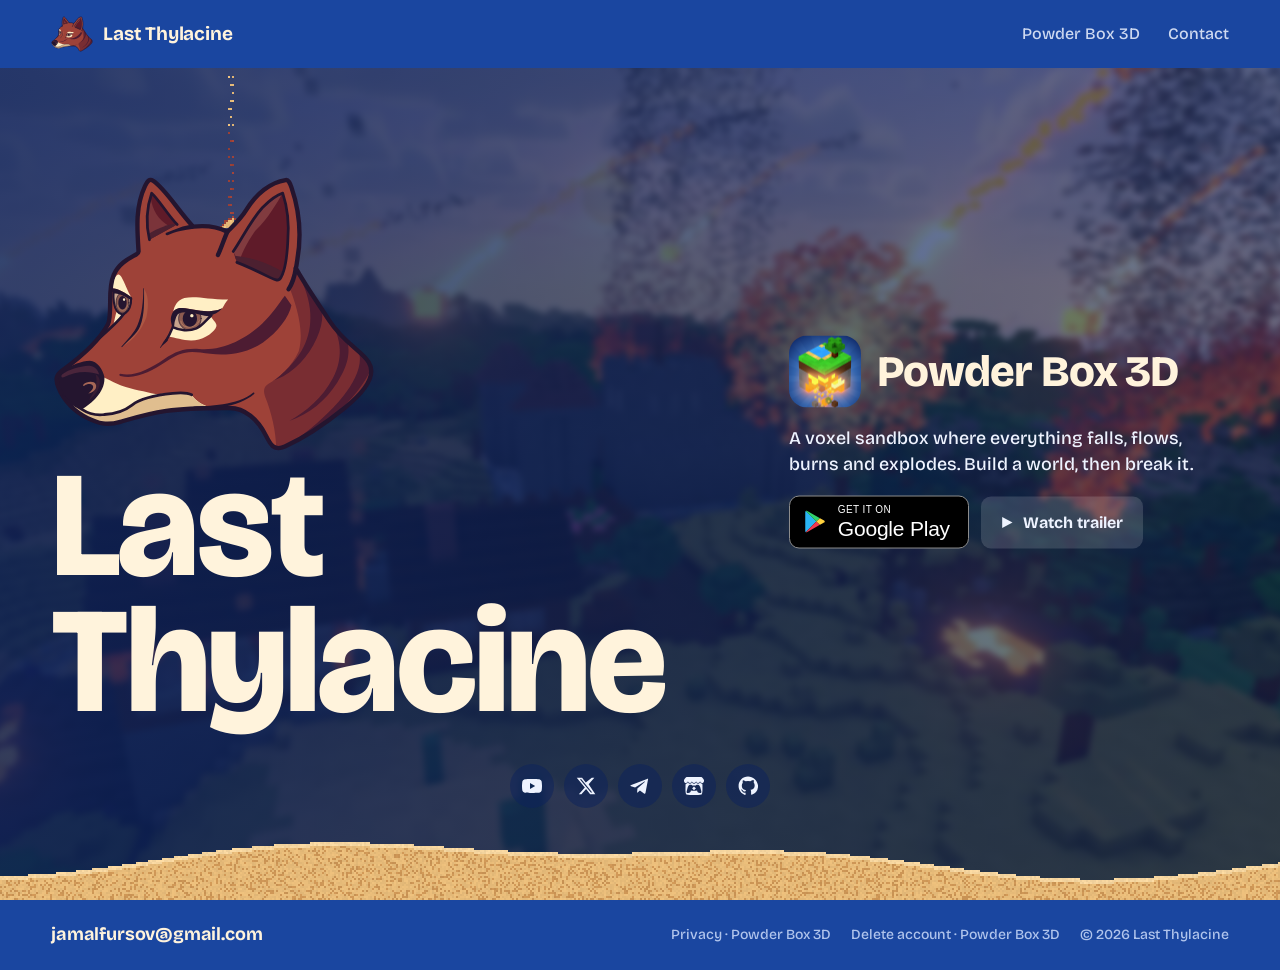
<file: index.html>
<!doctype html>
<html lang="en">
<head>
  <meta charset="utf-8">
  <meta name="viewport" content="width=device-width, initial-scale=1, viewport-fit=cover">
  <title>Last Thylacine</title>
  <meta name="description" content="Last Thylacine is an independent game studio, the makers of Powder Box 3D.">
  <meta name="theme-color" content="#1a46a0">
  <meta name="color-scheme" content="dark">
  <meta property="og:type" content="website">
  <meta property="og:url" content="https://lastthylacine.com/">
  <meta property="og:title" content="Last Thylacine">
  <meta property="og:description" content="Independent game studio, the makers of Powder Box 3D.">
  <meta property="og:image" content="https://lastthylacine.com/assets/og.png">
  <meta property="og:image:width" content="1200">
  <meta property="og:image:height" content="630">
  <meta name="twitter:card" content="summary_large_image">
  <link rel="canonical" href="https://lastthylacine.com/">
  <link rel="icon" href="assets/logo.svg" type="image/svg+xml">
  <link rel="icon" href="assets/icon-192.png" sizes="192x192" type="image/png">
  <link rel="apple-touch-icon" href="assets/apple-touch-icon.png">
  <link rel="preconnect" href="https://fonts.googleapis.com">
  <link rel="preconnect" href="https://fonts.gstatic.com" crossorigin>
  <link rel="stylesheet" href="style.css">
</head>
<body>
  <header class="bar">
    <a class="brand" href="#top"><img src="assets/logo.svg" width="447" height="384" alt=""><span>Last Thylacine</span></a>
    <nav class="nav" aria-label="Main">
      <a href="https://play.google.com/store/apps/details?id=com.LastThylacine.PowderBox3D" target="_blank" rel="noopener">Powder Box 3D</a>
      <a href="#contact">Contact</a>
    </nav>
  </header>

  <main class="hero" id="top">
    <video class="hero__video" id="bg" src="assets/pb-trailer.mp4" poster="assets/pb-poster.jpg" muted loop playsinline preload="auto" width="1280" height="720" aria-hidden="true"></video>
    <div class="hero__scrim"></div>
    <h1 class="sr">Last Thylacine</h1>
    <canvas id="sand" aria-hidden="true"></canvas>
    <canvas id="art" role="img" aria-label="The Last Thylacine logo made of sand. Move over it to break it, press and drag to pour sand."></canvas>
    <noscript><img class="hero__nojs" src="assets/logo.svg" width="447" height="384" alt=""></noscript>

    <section class="game" aria-labelledby="pb-title">
      <div class="game__head">
        <img class="app-icon" src="assets/pb-icon.png" width="144" height="144" alt="">
        <h2 id="pb-title">Powder Box 3D</h2>
      </div>
      <p>A voxel sandbox where everything falls, flows, burns and explodes. Build a world, then break it.</p>
      <div class="game__actions">
        <a class="badge" href="https://play.google.com/store/apps/details?id=com.LastThylacine.PowderBox3D" target="_blank" rel="noopener" aria-label="Get Powder Box 3D on Google Play">
          <svg viewBox="0 0 24 24" aria-hidden="true"><path d="M3.5 2.2 13.2 12 3.5 21.8c-.3-.2-.5-.6-.5-1.1V3.3c0-.5.2-.9.5-1.1Z" fill="#2ab4f3"/><path d="M3.5 2.2c.4-.2.9-.2 1.4.1l11.7 6.6-3.4 3.1Z" fill="#32d26e"/><path d="M3.5 21.8 13.2 12l3.4 3.1-11.7 6.6c-.5.3-1 .3-1.4.1Z" fill="#f2384f"/><path d="M16.6 8.9 20.4 11c.8.5.8 1.5 0 2l-3.8 2.1-3.4-3.1Z" fill="#ffd23f"/></svg>
          <span><small>GET IT ON</small>Google Play</span>
        </a>
        <button class="watch" id="watch" type="button"><svg viewBox="0 0 10 10" aria-hidden="true"><path d="M1 0.4 9.6 5 1 9.6z"/></svg>Watch trailer</button>
      </div>
    </section>

    <nav class="icons" aria-label="Social links">
      <a href="https://www.youtube.com/@last_thylacine" target="_blank" rel="noopener" aria-label="YouTube"><svg viewBox="0 0 24 24" aria-hidden="true"><path d="M23.5 6.2a3 3 0 0 0-2.1-2.1C19.5 3.6 12 3.6 12 3.6s-7.5 0-9.4.5A3 3 0 0 0 .5 6.2 31 31 0 0 0 0 12a31 31 0 0 0 .5 5.8 3 3 0 0 0 2.1 2.1c1.9.5 9.4.5 9.4.5s7.5 0 9.4-.5a3 3 0 0 0 2.1-2.1A31 31 0 0 0 24 12a31 31 0 0 0-.5-5.8ZM9.6 15.6V8.4L15.8 12l-6.2 3.6Z"/></svg></a>
      <a href="https://x.com/lastthylacinex" target="_blank" rel="noopener" aria-label="X"><svg viewBox="0 0 24 24" aria-hidden="true"><path d="M18.9 2H22l-6.8 7.8L23.2 22H17l-4.9-6.4L6.5 22H3.4l7.2-8.2L.9 2h6.4l4.4 5.8L18.9 2Zm-1.1 17.9h1.7L6.4 4H4.6l13.2 15.9Z"/></svg></a>
      <a href="https://t.me/jmlstudio" target="_blank" rel="noopener" aria-label="Telegram"><svg viewBox="0 0 24 24" aria-hidden="true"><path d="M21.8 3.3 18.6 20c-.2 1.2-.9 1.5-1.8.9l-4.9-3.6-2.4 2.3c-.3.3-.5.5-1 .5l.4-5 9.1-8.2c.4-.4-.1-.6-.6-.2L6.1 13.8l-4.8-1.5c-1-.3-1.1-1 .2-1.5L20.4 3.5c.9-.3 1.7.2 1.4-.2Z"/></svg></a>
      <a href="https://jmlstudio.itch.io/" target="_blank" rel="noopener" aria-label="itch.io"><svg viewBox="0 0 24 24" aria-hidden="true"><path d="M3.13 1.338C2.08 1.96.02 4.328 0 4.95v1.03c0 1.303 1.22 2.45 2.325 2.45 1.33 0 2.436-1.102 2.436-2.41 0 1.308 1.07 2.41 2.4 2.41 1.328 0 2.362-1.102 2.362-2.41 0 1.308 1.137 2.41 2.466 2.41h.024c1.33 0 2.466-1.102 2.466-2.41 0 1.308 1.034 2.41 2.363 2.41 1.33 0 2.4-1.102 2.4-2.41 0 1.308 1.106 2.41 2.435 2.41C22.78 8.43 24 7.282 24 5.98V4.95c-.02-.62-2.082-2.99-3.13-3.612-3.253-.114-5.508-.134-8.87-.133-3.362 0-7.945.053-8.87.133zm6.376 6.477a2.74 2.74 0 0 1-.468.602c-.5.49-1.19.795-1.947.795a2.786 2.786 0 0 1-1.95-.795c-.182-.178-.32-.37-.446-.59-.127.222-.303.412-.486.59a2.788 2.788 0 0 1-1.95.795c-.092 0-.187-.025-.264-.052-.107 1.113-.152 2.176-.168 2.95v.005l-.006 1.167c.02 2.334-.23 7.564 1.03 8.85 1.952.454 5.545.662 9.15.663 3.605 0 7.198-.21 9.15-.664 1.26-1.284 1.01-6.514 1.03-8.848l-.006-1.167v-.004c-.016-.775-.06-1.838-.168-2.95-.077.026-.172.052-.263.052a2.788 2.788 0 0 1-1.95-.795c-.184-.178-.36-.368-.486-.59-.127.22-.265.412-.447.59a2.786 2.786 0 0 1-1.95.794c-.76 0-1.446-.303-1.948-.793a2.74 2.74 0 0 1-.468-.602 2.738 2.738 0 0 1-.463.602 2.787 2.787 0 0 1-1.95.794h-.16a2.787 2.787 0 0 1-1.95-.793 2.738 2.738 0 0 1-.464-.602zm-2.004 2.59v.002c.795.002 1.5 0 2.373.953.687-.072 1.406-.108 2.125-.107.72 0 1.438.035 2.126.107.873-.953 1.578-.95 2.372-.953h.002c.376 0 1.876 0 2.92 2.934l1.123 4.028c.832 2.995-.266 3.068-1.636 3.07-2.03-.075-3.156-1.55-3.156-3.025-1.124.184-2.436.276-3.748.277-1.312 0-2.624-.093-3.748-.277 0 1.475-1.125 2.95-3.156 3.026-1.37-.004-2.468-.077-1.636-3.072l1.122-4.027c1.045-2.934 2.545-2.934 2.92-2.934zM12 12.714c-.002.002-2.14 1.964-2.523 2.662l1.4-.056v1.22c0 .056.56.033 1.123.007.562.026 1.124.05 1.124-.008v-1.22l1.4.055C14.138 14.677 12 12.713 12 12.713z"/></svg></a>
      <a href="https://github.com/LastThylacine" target="_blank" rel="noopener" aria-label="GitHub"><svg viewBox="0 0 24 24" aria-hidden="true"><path d="M12 .7C5.7.7.7 5.8.7 12.1c0 5 3.2 9.2 7.6 10.7.6.1.8-.3.8-.6v-2.2c-3.1.7-3.8-1.3-3.8-1.3-.5-1.3-1.3-1.7-1.3-1.7-1-.7.1-.7.1-.7 1.1.1 1.7 1.2 1.7 1.2 1 1.7 2.6 1.2 3.2.9.1-.7.4-1.2.7-1.5-2.5-.3-5.1-1.3-5.1-5.6 0-1.2.4-2.3 1.2-3.1-.1-.3-.5-1.5.1-3.1 0 0 1-.3 3.2 1.2a11 11 0 0 1 5.8 0C17.7 4.5 18.7 4.8 18.7 4.8c.6 1.6.2 2.8.1 3.1.7.8 1.2 1.9 1.2 3.1 0 4.3-2.6 5.3-5.1 5.6.4.3.8 1 .8 2.1v3.1c0 .3.2.7.8.6a11.4 11.4 0 0 0 7.6-10.7C23.3 5.8 18.3.7 12 .7Z"/></svg></a>
    </nav>
  </main>

  <footer class="foot" id="contact">
    <a class="mail" href="mailto:jamalfursov@gmail.com">jamalfursov@gmail.com</a>
    <div class="links">
      <a href="powderbox3d/android/">Privacy · Powder Box 3D</a>
      <a href="powderbox3d/delete-account/">Delete account · Powder Box 3D</a>
      <span>© 2026 Last Thylacine</span>
    </div>
  </footer>

  <dialog class="tv" id="tv" aria-label="Powder Box 3D trailer">
    <video id="tvv" src="assets/pb-trailer.mp4" controls playsinline preload="none" width="1280" height="720"></video>
    <button class="tv__close" id="tvclose" type="button" aria-label="Close the trailer">×</button>
  </dialog>

  <script src="site.js"></script>
</body>
</html>
</file>
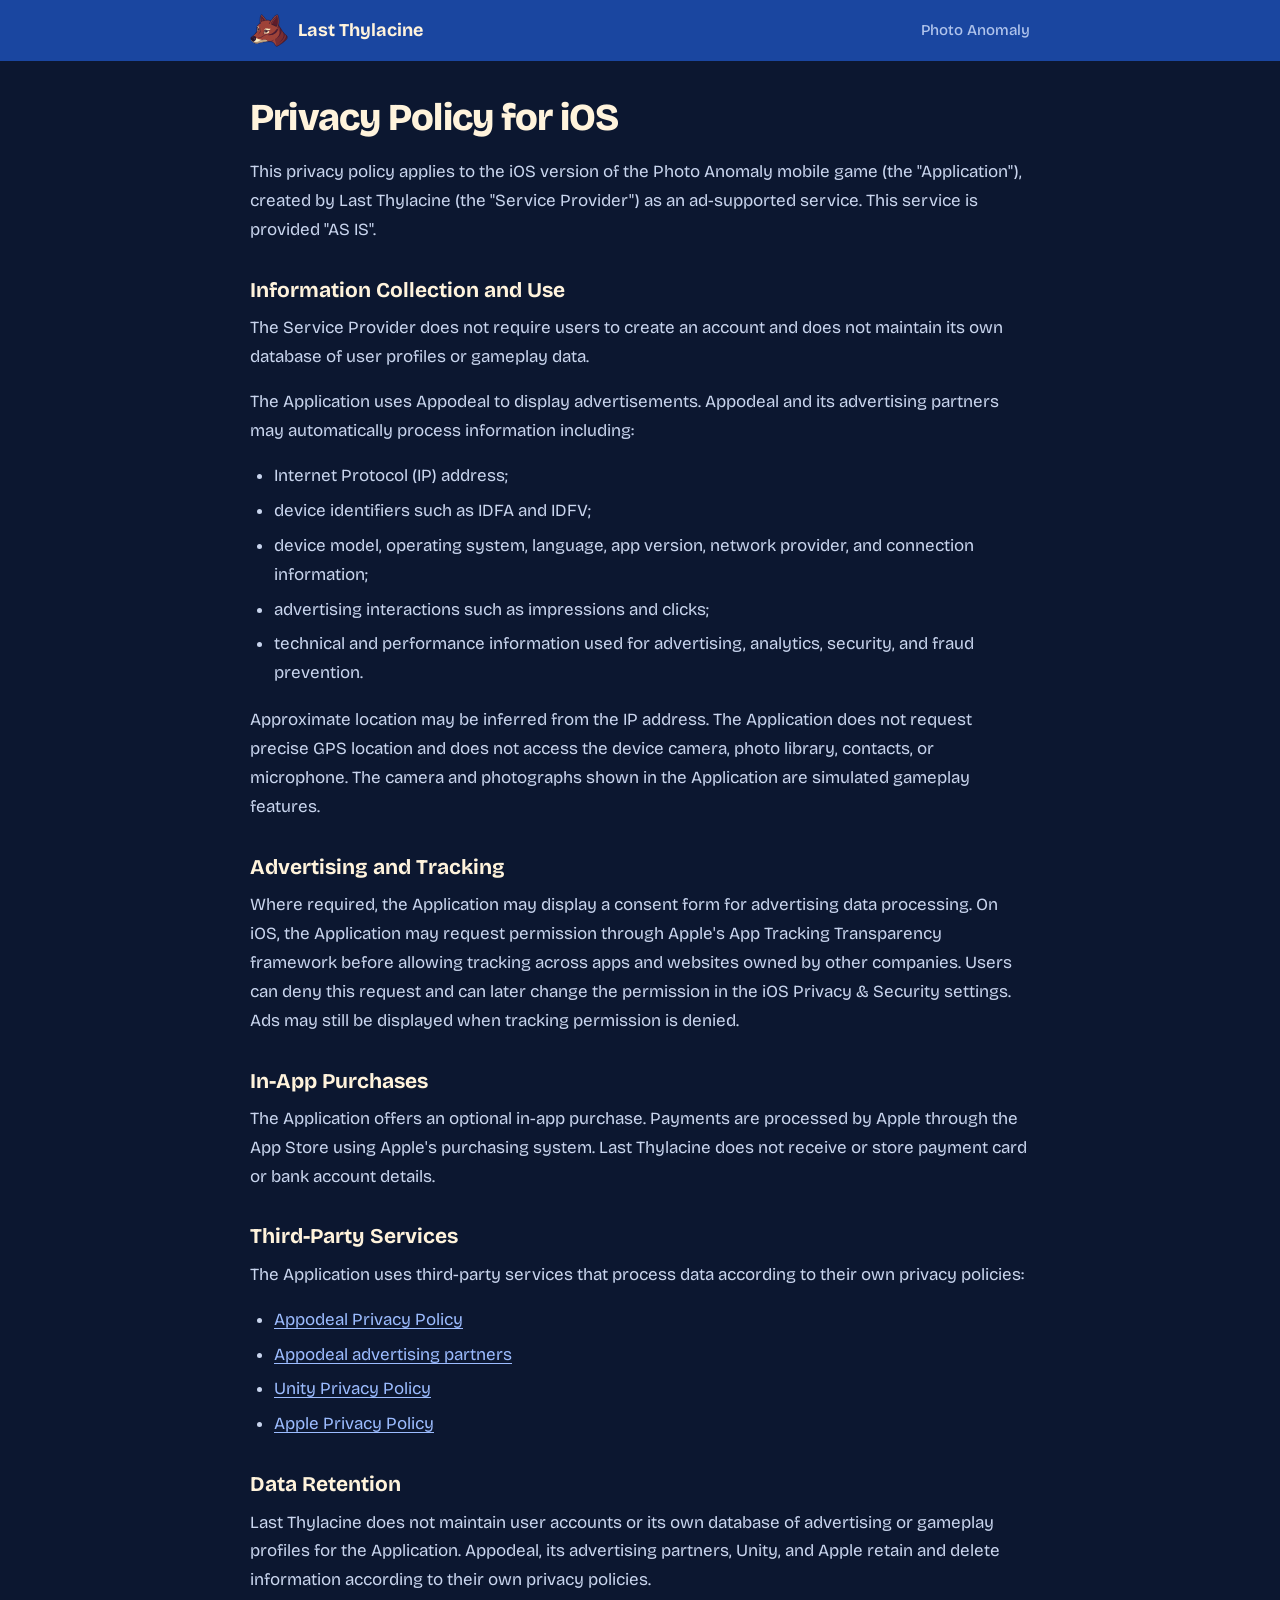
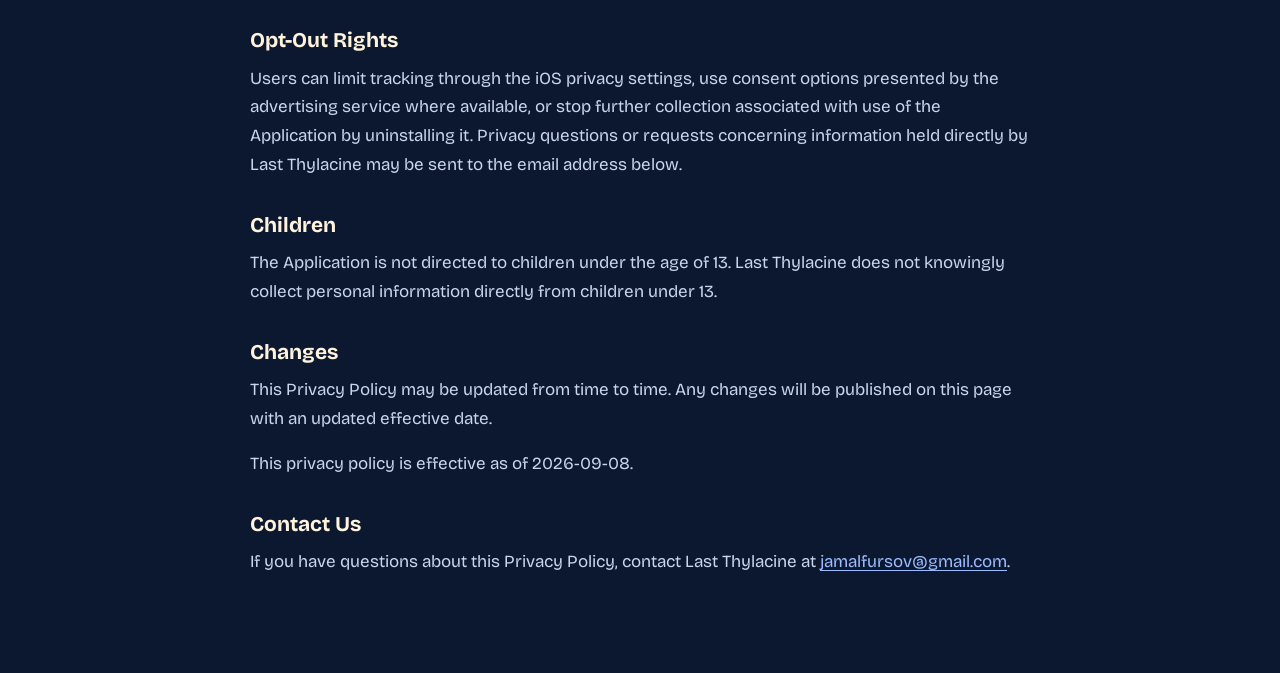
<file: photoanomaly-ios/index.html>
<!doctype html>
<html lang="en">
<head>
  <meta charset="utf-8">
  <meta name="viewport" content="width=device-width, initial-scale=1">
  <meta name="theme-color" content="#1a46a0">
  <meta name="color-scheme" content="dark">
  <meta name="robots" content="index,follow">
  <title>Photo Anomaly — Privacy Policy for iOS</title>
  <link rel="icon" href="../assets/logo.svg" type="image/svg+xml">
  <link rel="stylesheet" href="../style.css">
</head>
<body class="legal-page">
  <main class="legal-wrap">
    <nav class="legal-nav" aria-label="Last Thylacine">
      <a href="../index.html">
        <img src="../assets/logo.svg" alt="" width="447" height="384">
        <strong>Last Thylacine</strong>
      </a>
      <span>Photo Anomaly</span>
    </nav>
    <article class="legal-article">
      <h1>Privacy Policy for iOS</h1>
      <p>This privacy policy applies to the iOS version of the Photo Anomaly mobile game (the "Application"), created by Last Thylacine (the "Service Provider") as an ad-supported service. This service is provided "AS IS".</p>

      <h2>Information Collection and Use</h2>
      <p>The Service Provider does not require users to create an account and does not maintain its own database of user profiles or gameplay data.</p>
      <p>The Application uses Appodeal to display advertisements. Appodeal and its advertising partners may automatically process information including:</p>
      <ul>
        <li>Internet Protocol (IP) address;</li>
        <li>device identifiers such as IDFA and IDFV;</li>
        <li>device model, operating system, language, app version, network provider, and connection information;</li>
        <li>advertising interactions such as impressions and clicks;</li>
        <li>technical and performance information used for advertising, analytics, security, and fraud prevention.</li>
      </ul>
      <p>Approximate location may be inferred from the IP address. The Application does not request precise GPS location and does not access the device camera, photo library, contacts, or microphone. The camera and photographs shown in the Application are simulated gameplay features.</p>

      <h2>Advertising and Tracking</h2>
      <p>Where required, the Application may display a consent form for advertising data processing. On iOS, the Application may request permission through Apple's App Tracking Transparency framework before allowing tracking across apps and websites owned by other companies. Users can deny this request and can later change the permission in the iOS Privacy &amp; Security settings. Ads may still be displayed when tracking permission is denied.</p>

      <h2>In-App Purchases</h2>
      <p>The Application offers an optional in-app purchase. Payments are processed by Apple through the App Store using Apple's purchasing system. Last Thylacine does not receive or store payment card or bank account details.</p>

      <h2>Third-Party Services</h2>
      <p>The Application uses third-party services that process data according to their own privacy policies:</p>
      <ul>
        <li><a href="https://appodeal.com/privacy-policy/" target="_blank" rel="noopener noreferrer">Appodeal Privacy Policy</a></li>
        <li><a href="https://appodeal.com/partners-privacy-policies/" target="_blank" rel="noopener noreferrer">Appodeal advertising partners</a></li>
        <li><a href="https://unity.com/legal/privacy-policy" target="_blank" rel="noopener noreferrer">Unity Privacy Policy</a></li>
        <li><a href="https://www.apple.com/legal/privacy/" target="_blank" rel="noopener noreferrer">Apple Privacy Policy</a></li>
      </ul>

      <h2>Data Retention</h2>
      <p>Last Thylacine does not maintain user accounts or its own database of advertising or gameplay profiles for the Application. Appodeal, its advertising partners, Unity, and Apple retain and delete information according to their own privacy policies.</p>

      <h2>Opt-Out Rights</h2>
      <p>Users can limit tracking through the iOS privacy settings, use consent options presented by the advertising service where available, or stop further collection associated with use of the Application by uninstalling it. Privacy questions or requests concerning information held directly by Last Thylacine may be sent to the email address below.</p>

      <h2>Children</h2>
      <p>The Application is not directed to children under the age of 13. Last Thylacine does not knowingly collect personal information directly from children under 13.</p>

      <h2>Changes</h2>
      <p>This Privacy Policy may be updated from time to time. Any changes will be published on this page with an updated effective date.</p>
      <p>This privacy policy is effective as of 2026-09-08.</p>

      <h2>Contact Us</h2>
      <p>If you have questions about this Privacy Policy, contact Last Thylacine at <a href="mailto:jamalfursov@gmail.com">jamalfursov@gmail.com</a>.</p>
    </article>
  </main>
</body>
</html>
</file>
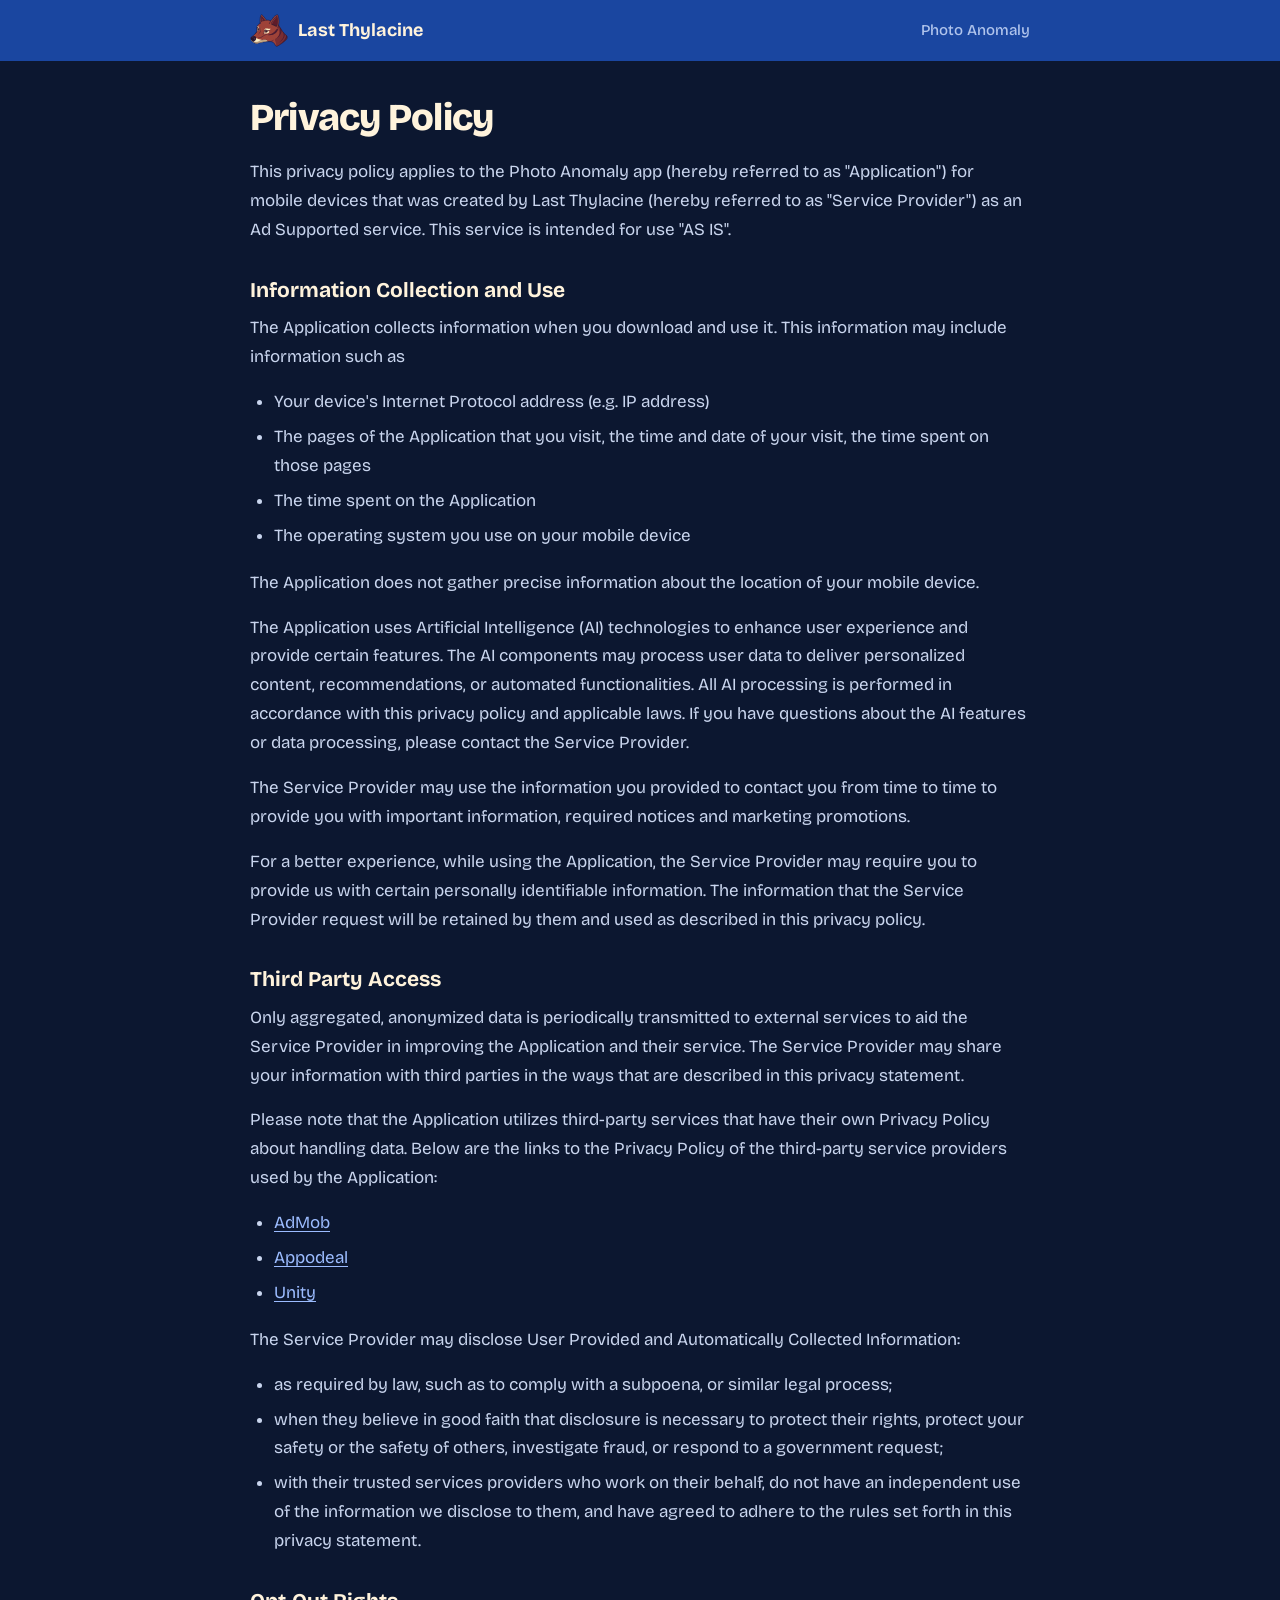
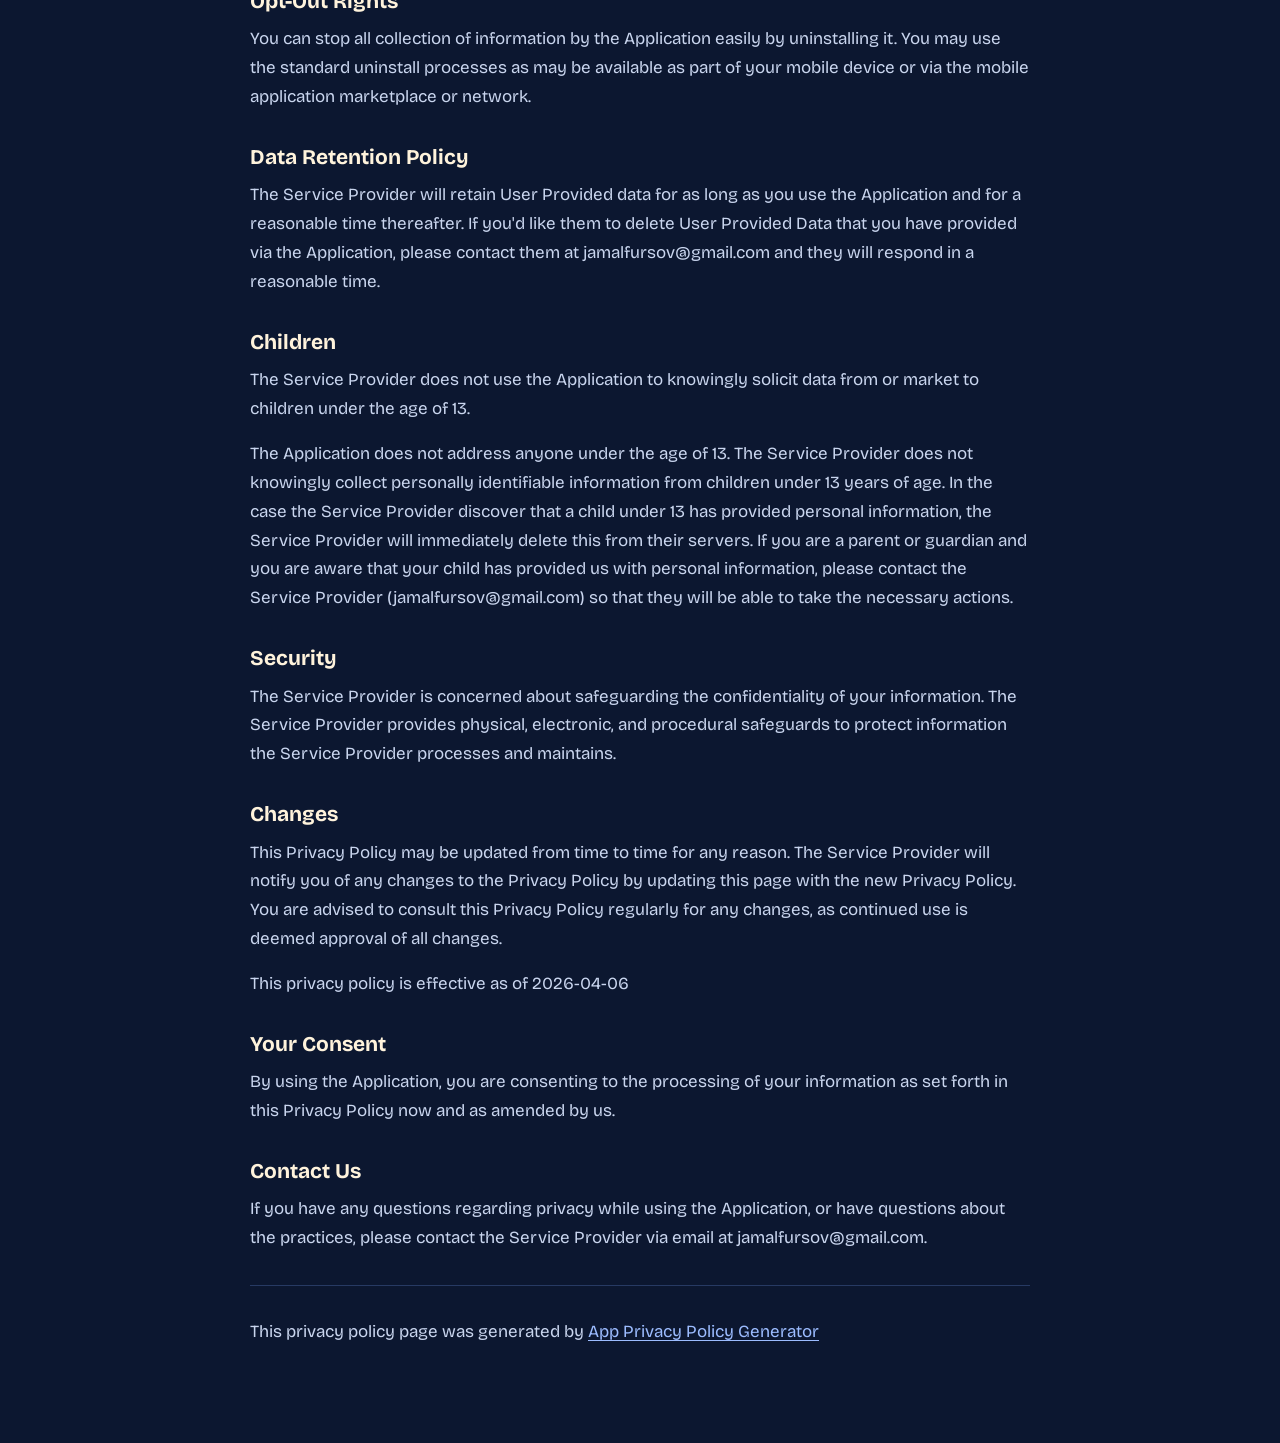
<file: photoanomaly/index.html>
<!doctype html>
<html lang="en">
<head>
  <meta charset="utf-8">
  <meta name="viewport" content="width=device-width, initial-scale=1">
  <meta name="theme-color" content="#1a46a0">
  <meta name="color-scheme" content="dark">
  <meta name="robots" content="index,follow">
  <title>Photo Anomaly — Privacy Policy</title>
  <link rel="icon" href="../assets/logo.svg" type="image/svg+xml">
  <link rel="stylesheet" href="../style.css">
</head>
<body class="legal-page">
  <main class="legal-wrap">
    <nav class="legal-nav" aria-label="Last Thylacine">
      <a href="../index.html">
        <img src="../assets/logo.svg" alt="" width="447" height="384">
        <strong>Last Thylacine</strong>
      </a>
      <span>Photo Anomaly</span>
    </nav>
    <article class="legal-article">
      <h1>Privacy Policy</h1><p>This privacy policy applies to the Photo Anomaly app (hereby referred to as "Application") for mobile devices that was created by Last Thylacine (hereby referred to as "Service Provider") as an Ad Supported service. This service is intended for use "AS IS".</p><h2>Information Collection and Use</h2><p>The Application collects information when you download and use it. This information may include information such as</p><ul><li>Your device's Internet Protocol address (e.g. IP address)</li><li>The pages of the Application that you visit, the time and date of your visit, the time spent on those pages</li><li>The time spent on the Application</li><li>The operating system you use on your mobile device</li></ul><p>The Application does not gather precise information about the location of your mobile device.</p><p>The Application uses Artificial Intelligence (AI) technologies to enhance user experience and provide certain features. The AI components may process user data to deliver personalized content, recommendations, or automated functionalities. All AI processing is performed in accordance with this privacy policy and applicable laws. If you have questions about the AI features or data processing, please contact the Service Provider.</p><p>The Service Provider may use the information you provided to contact you from time to time to provide you with important information, required notices and marketing promotions.</p><p>For a better experience, while using the Application, the Service Provider may require you to provide us with certain personally identifiable information. The information that the Service Provider request will be retained by them and used as described in this privacy policy.</p><h2>Third Party Access</h2><p>Only aggregated, anonymized data is periodically transmitted to external services to aid the Service Provider in improving the Application and their service. The Service Provider may share your information with third parties in the ways that are described in this privacy statement.</p><p>Please note that the Application utilizes third-party services that have their own Privacy Policy about handling data. Below are the links to the Privacy Policy of the third-party service providers used by the Application:</p><ul><li><a href="https://support.google.com/admob/answer/6128543?hl=en" target="_blank" rel="noopener">AdMob</a></li><li><a href="https://www.appodeal.com/home/privacy-policy/" target="_blank" rel="noopener">Appodeal</a></li><li><a href="https://unity3d.com/legal/privacy-policy" target="_blank" rel="noopener">Unity</a></li></ul><p>The Service Provider may disclose User Provided and Automatically Collected Information:</p><ul><li>as required by law, such as to comply with a subpoena, or similar legal process;</li><li>when they believe in good faith that disclosure is necessary to protect their rights, protect your safety or the safety of others, investigate fraud, or respond to a government request;</li><li>with their trusted services providers who work on their behalf, do not have an independent use of the information we disclose to them, and have agreed to adhere to the rules set forth in this privacy statement.</li></ul><h2>Opt-Out Rights</h2><p>You can stop all collection of information by the Application easily by uninstalling it. You may use the standard uninstall processes as may be available as part of your mobile device or via the mobile application marketplace or network.</p><h2>Data Retention Policy</h2><p>The Service Provider will retain User Provided data for as long as you use the Application and for a reasonable time thereafter. If you'd like them to delete User Provided Data that you have provided via the Application, please contact them at jamalfursov@gmail.com and they will respond in a reasonable time.</p><h2>Children</h2><p>The Service Provider does not use the Application to knowingly solicit data from or market to children under the age of 13.</p><p>The Application does not address anyone under the age of 13. The Service Provider does not knowingly collect personally identifiable information from children under 13 years of age. In the case the Service Provider discover that a child under 13 has provided personal information, the Service Provider will immediately delete this from their servers. If you are a parent or guardian and you are aware that your child has provided us with personal information, please contact the Service Provider (jamalfursov@gmail.com) so that they will be able to take the necessary actions.</p><h2>Security</h2><p>The Service Provider is concerned about safeguarding the confidentiality of your information. The Service Provider provides physical, electronic, and procedural safeguards to protect information the Service Provider processes and maintains.</p><h2>Changes</h2><p>This Privacy Policy may be updated from time to time for any reason. The Service Provider will notify you of any changes to the Privacy Policy by updating this page with the new Privacy Policy. You are advised to consult this Privacy Policy regularly for any changes, as continued use is deemed approval of all changes.</p><p>This privacy policy is effective as of 2026-04-06</p><h2>Your Consent</h2><p>By using the Application, you are consenting to the processing of your information as set forth in this Privacy Policy now and as amended by us.</p><h2>Contact Us</h2><p>If you have any questions regarding privacy while using the Application, or have questions about the practices, please contact the Service Provider via email at jamalfursov@gmail.com.</p><hr><p>This privacy policy page was generated by <a href="https://app-privacy-policy-generator.nisrulz.com/" target="_blank" rel="noopener">App Privacy Policy Generator</a></p>
    </article>
  </main>
</body>
</html>
</file>
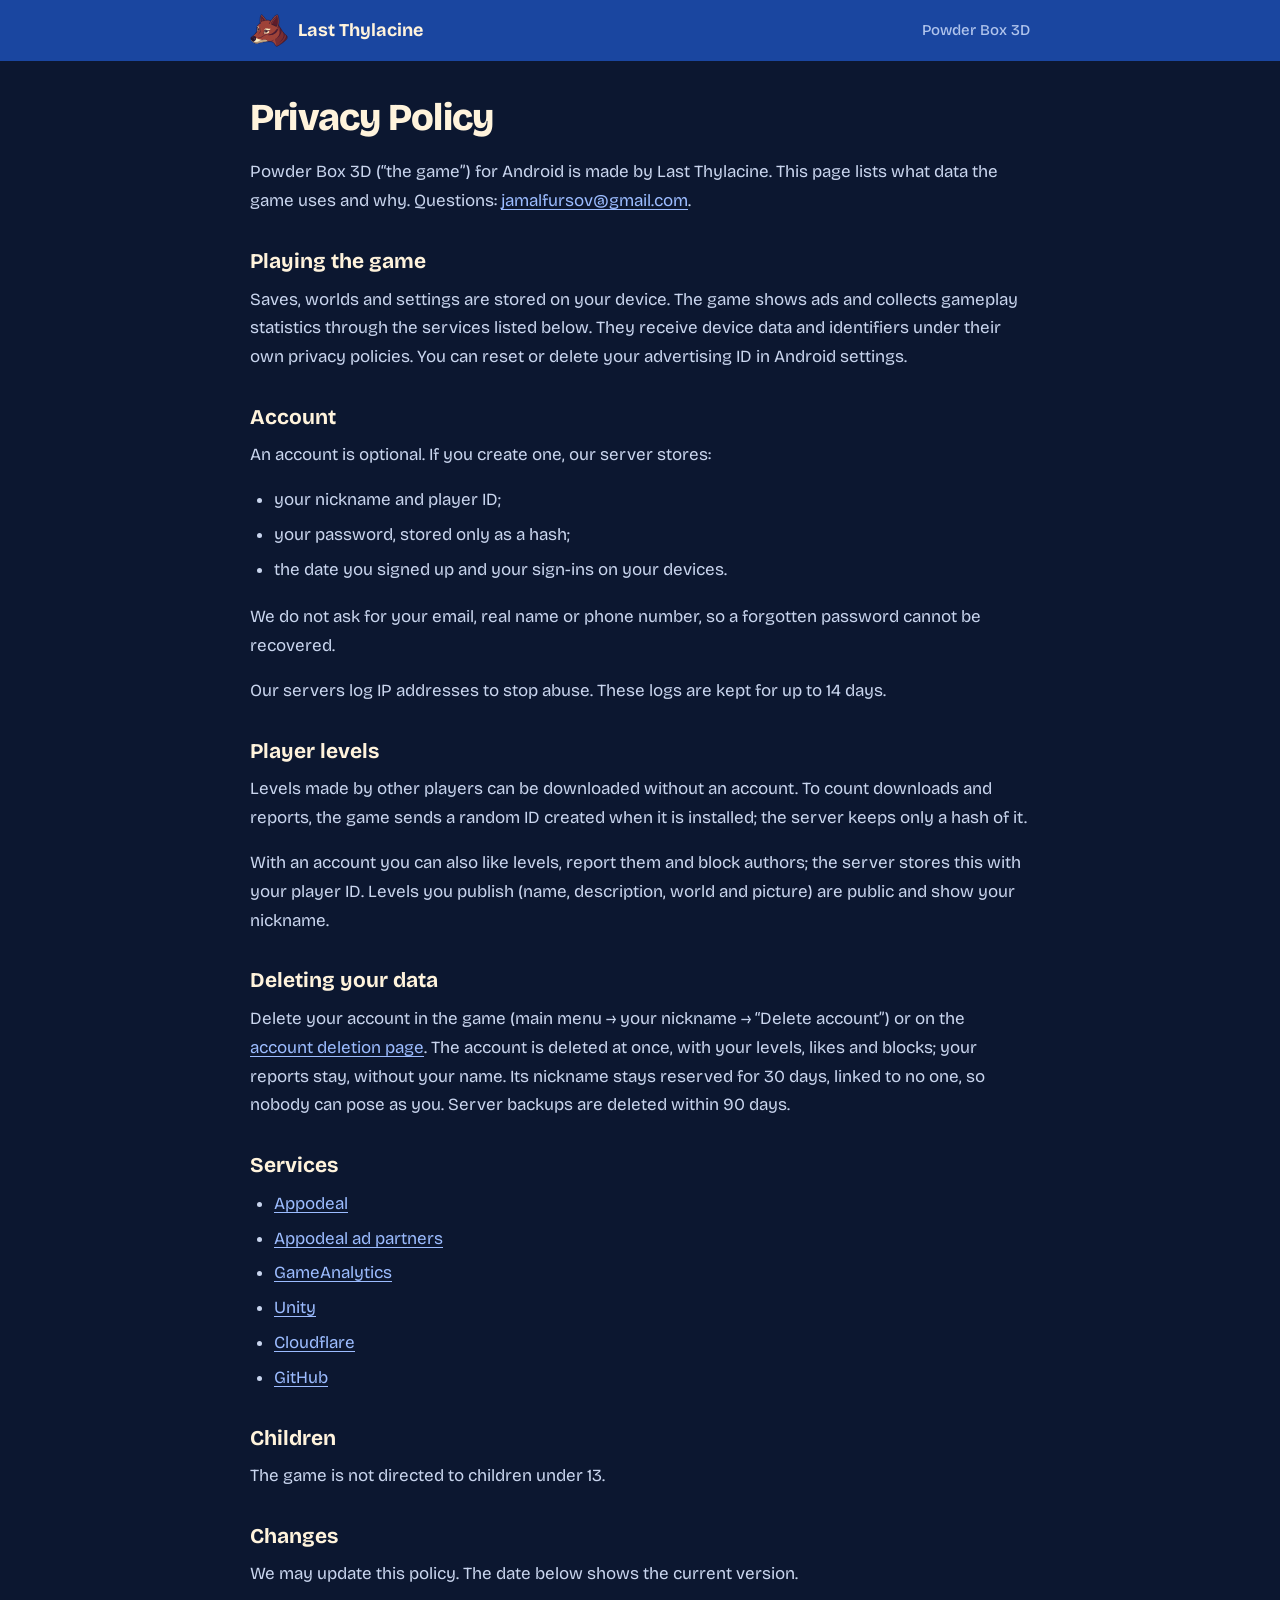
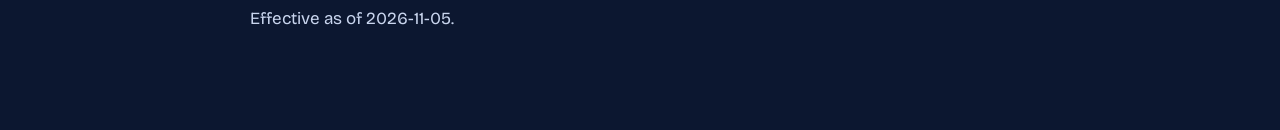
<file: powderbox3d/android/index.html>
<!doctype html>
<html lang="en">
<head>
  <meta charset="utf-8">
  <meta name="viewport" content="width=device-width, initial-scale=1">
  <meta name="theme-color" content="#1a46a0">
  <meta name="color-scheme" content="dark">
  <meta name="robots" content="index,follow">
  <title>Powder Box 3D | Privacy Policy</title>
  <link rel="canonical" href="https://lastthylacine.com/powderbox3d/android/">
  <link rel="icon" href="../../assets/logo.svg" type="image/svg+xml">
  <link rel="stylesheet" href="../../style.css">
</head>
<body class="legal-page">
  <main class="legal-wrap">
    <nav class="legal-nav" aria-label="Last Thylacine">
      <a href="../../index.html">
        <img src="../../assets/logo.svg" alt="" width="447" height="384">
        <strong>Last Thylacine</strong>
      </a>
      <span>Powder Box 3D</span>
    </nav>
    <article class="legal-article">
      <h1>Privacy Policy</h1>
      <p>Powder Box 3D (“the game”) for Android is made by Last Thylacine. This page lists what data the game uses and why. Questions: <a href="mailto:jamalfursov@gmail.com">jamalfursov@gmail.com</a>.</p>

      <h2>Playing the game</h2>
      <p>Saves, worlds and settings are stored on your device. The game shows ads and collects gameplay statistics through the services listed below. They receive device data and identifiers under their own privacy policies. You can reset or delete your advertising ID in Android settings.</p>

      <h2>Account</h2>
      <p>An account is optional. If you create one, our server stores:</p>
      <ul>
        <li>your nickname and player ID;</li>
        <li>your password, stored only as a hash;</li>
        <li>the date you signed up and your sign-ins on your devices.</li>
      </ul>
      <p>We do not ask for your email, real name or phone number, so a forgotten password cannot be recovered.</p>
      <p>Our servers log IP addresses to stop abuse. These logs are kept for up to 14 days.</p>

      <h2>Player levels</h2>
      <p>Levels made by other players can be downloaded without an account. To count downloads and reports, the game sends a random ID created when it is installed; the server keeps only a hash of it.</p>
      <p>With an account you can also like levels, report them and block authors; the server stores this with your player ID. Levels you publish (name, description, world and picture) are public and show your nickname.</p>

      <h2>Deleting your data</h2>
      <p>Delete your account in the game (main menu → your nickname → “Delete account”) or on the <a href="../delete-account/">account deletion page</a>. The account is deleted at once, with your levels, likes and blocks; your reports stay, without your name. Its nickname stays reserved for 30 days, linked to no one, so nobody can pose as you. Server backups are deleted within 90 days.</p>

      <h2>Services</h2>
      <ul>
        <li><a href="https://appodeal.com/privacy-policy/" target="_blank" rel="noopener">Appodeal</a></li>
        <li><a href="https://appodeal.com/partners-privacy-policies/" target="_blank" rel="noopener">Appodeal ad partners</a></li>
        <li><a href="https://www.gameanalytics.com/trust/eu-data-processing-addendum" target="_blank" rel="noopener">GameAnalytics</a></li>
        <li><a href="https://unity.com/legal/privacy-policy" target="_blank" rel="noopener">Unity</a></li>
        <li><a href="https://www.cloudflare.com/privacypolicy/" target="_blank" rel="noopener">Cloudflare</a></li>
        <li><a href="https://docs.github.com/en/site-policy/privacy-policies/github-general-privacy-statement" target="_blank" rel="noopener">GitHub</a></li>
      </ul>

      <h2>Children</h2>
      <p>The game is not directed to children under 13.</p>

      <h2>Changes</h2>
      <p>We may update this policy. The date below shows the current version.</p>
      <p>Effective as of 2026-11-05.</p>
    </article>
  </main>
</body>
</html>
</file>
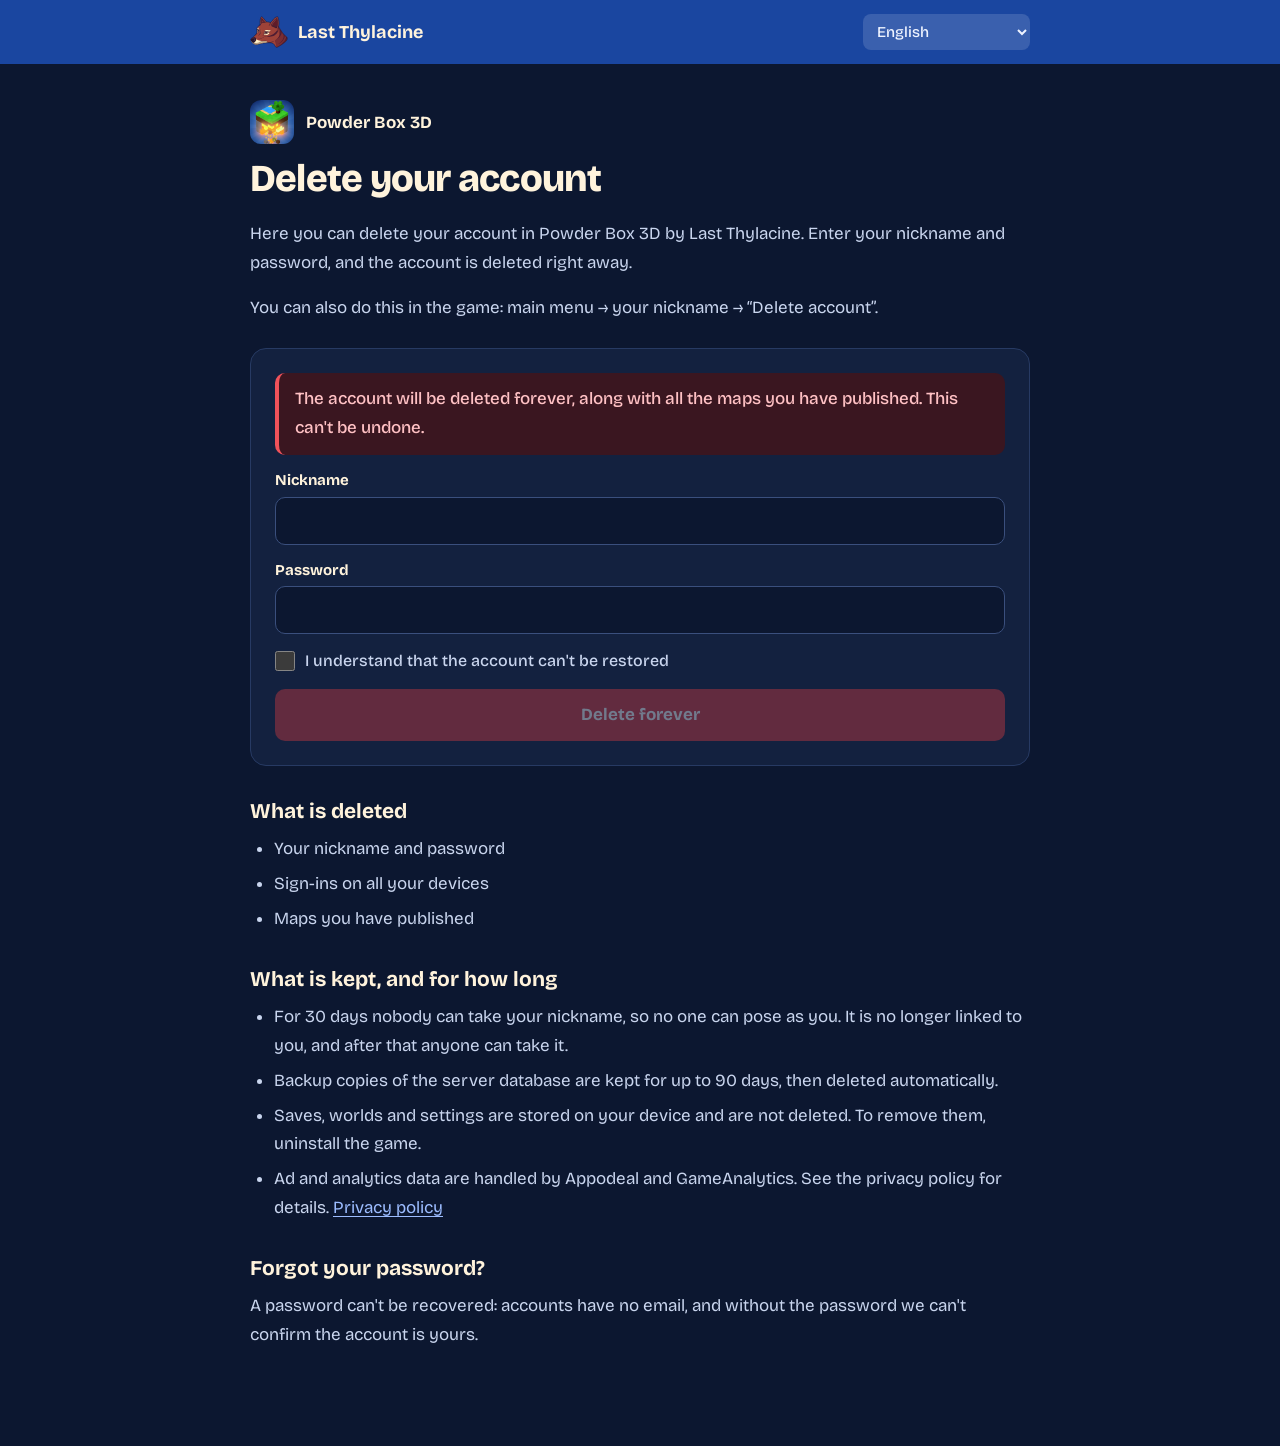
<file: powderbox3d/delete-account/index.html>
<!doctype html>
<html lang="en">
<head>
  <meta charset="utf-8">
  <meta name="viewport" content="width=device-width, initial-scale=1">
  <meta name="theme-color" content="#1a46a0">
  <meta name="color-scheme" content="dark">
  <meta name="robots" content="index,follow">
  <title>Powder Box 3D | Delete your account</title>
  <meta name="description" content="Delete your Powder Box 3D account (Last Thylacine): what is deleted and what is kept.">
  <link rel="canonical" href="https://lastthylacine.com/powderbox3d/delete-account/">
  <link rel="icon" href="../../assets/logo.svg" type="image/svg+xml">
  <link rel="stylesheet" href="../../style.css">
</head>
<body class="legal-page">
  <main class="legal-wrap">
    <nav class="legal-nav" aria-label="Last Thylacine">
      <a href="../../index.html">
        <img src="../../assets/logo.svg" alt="" width="447" height="384">
        <strong>Last Thylacine</strong>
      </a>
      <label class="lang">
        <span class="sr" data-t="lang">Language</span>
        <select id="lang" aria-label="Language">
          <option value="en">English</option>
          <option value="ru">Русский</option>
          <option value="es">Español</option>
          <option value="pt-BR">Português (Brasil)</option>
          <option value="de">Deutsch</option>
          <option value="fr">Français</option>
          <option value="tr">Türkçe</option>
          <option value="id">Bahasa Indonesia</option>
          <option value="it">Italiano</option>
          <option value="pl">Polski</option>
        </select>
      </label>
    </nav>

    <article class="legal-article">
      <p class="del-app"><img src="../../assets/pb-icon.png" alt="" width="144" height="144">Powder Box 3D</p>
      <h1 data-t="title">Delete your account</h1>
      <p data-t="intro">Here you can delete your account in Powder Box 3D by Last Thylacine. Enter your nickname and password, and the account is deleted right away.</p>
      <p data-t="ingame">You can also do this in the game: main menu → your nickname → “Delete account”.</p>

      <form class="del-form" id="form" novalidate>
        <p class="del-warn" data-t="warning">The account will be deleted forever, along with all the maps you have published. This can't be undone.</p>
        <label class="del-field">
          <span data-t="nick">Nickname</span>
          <input id="nick" name="nick" type="text" autocomplete="username" autocapitalize="off" autocorrect="off" spellcheck="false" maxlength="64" required>
        </label>
        <label class="del-field">
          <span data-t="password">Password</span>
          <input id="password" name="password" type="password" autocomplete="current-password" maxlength="64" required>
        </label>
        <label class="del-check">
          <input id="sure" type="checkbox">
          <span data-t="confirm">I understand that the account can't be restored</span>
        </label>
        <p class="del-error" id="error" role="alert" hidden></p>
        <button class="del-button" id="go" type="submit" disabled data-t="button">Delete forever</button>
        <noscript><p class="del-error">JavaScript is needed to delete the account here. You can also delete it in the game.</p></noscript>
      </form>

      <div class="del-done" id="done" role="status" hidden>
        <h2 id="done-title"></h2>
        <p data-t="done_text">You're signed out on all devices. Your saves and worlds on the phone are still there.</p>
      </div>

      <h2 data-t="h_deleted">What is deleted</h2>
      <ul>
        <li data-t="d1">Your nickname and password</li>
        <li data-t="d2">Sign-ins on all your devices</li>
        <li data-t="d3">Maps you have published</li>
      </ul>

      <h2 data-t="h_kept">What is kept, and for how long</h2>
      <ul>
        <li data-t="k1">For 30 days nobody can take your nickname, so no one can pose as you. It is no longer linked to you, and after that anyone can take it.</li>
        <li data-t="k2">Backup copies of the server database are kept for up to 90 days, then deleted automatically.</li>
        <li data-t="k3">Saves, worlds and settings are stored on your device and are not deleted. To remove them, uninstall the game.</li>
        <li><span data-t="k4">Ad and analytics data are handled by Appodeal and GameAnalytics. See the privacy policy for details.</span> <a href="../android/" data-t="privacy">Privacy policy</a></li>
      </ul>

      <h2 data-t="h_forgot">Forgot your password?</h2>
      <p data-t="forgot">A password can't be recovered: accounts have no email, and without the password we can't confirm the account is yours.</p>
    </article>
  </main>

  <script>
  // Account deletion for Google Play: POST /v1/delete on the accounts API with nick + password.
  // The API lets only https://lastthylacine.com call it from a browser (CORS), so the copy on
  // github.io shows the page but cannot delete. Texts: 10 languages of the game.
  (() => {
    const API = /^(localhost|127\.0\.0\.1)$/.test(location.hostname)
      ? 'http://127.0.0.1:8099' : 'https://api.lastthylacine.com';

    const T = {
      en: {
        lang: 'Language', title: 'Delete your account',
        intro: 'Here you can delete your account in Powder Box 3D by Last Thylacine. Enter your nickname and password, and the account is deleted right away.',
        ingame: 'You can also do this in the game: main menu → your nickname → “Delete account”.',
        warning: "The account will be deleted forever, along with all the maps you have published. This can't be undone.",
        nick: 'Nickname', password: 'Password',
        confirm: "I understand that the account can't be restored",
        button: 'Delete forever', wait: 'Deleting…',
        done_title: 'Account {0} deleted',
        done_text: "You're signed out on all devices. Your saves and worlds on the phone are still there.",
        empty: 'Fill in all the fields', bad_credentials: 'Wrong nickname or password',
        rate_limited: 'Too many attempts. Try again in {0} min',
        network: 'No connection to the server. Check your internet', server_error: 'Server error. Try again later',
        h_deleted: 'What is deleted', d1: 'Your nickname and password', d2: 'Sign-ins on all your devices', d3: 'Maps you have published',
        h_kept: 'What is kept, and for how long',
        k1: 'For 30 days nobody can take your nickname, so no one can pose as you. It is no longer linked to you, and after that anyone can take it.',
        k2: 'Backup copies of the server database are kept for up to 90 days, then deleted automatically.',
        k3: 'Saves, worlds and settings are stored on your device and are not deleted. To remove them, uninstall the game.',
        k4: 'Ad and analytics data are handled by Appodeal and GameAnalytics. See the privacy policy for details.',
        privacy: 'Privacy policy',
        h_forgot: 'Forgot your password?',
        forgot: "A password can't be recovered: accounts have no email, and without the password we can't confirm the account is yours."
      },
      ru: {
        lang: 'Язык', title: 'Удаление аккаунта',
        intro: 'Здесь можно удалить свой аккаунт в игре Powder Box 3D от Last Thylacine. Введи ник и пароль, и аккаунт удалится сразу.',
        ingame: 'То же можно сделать в самой игре: главное меню → твой ник → «Удалить аккаунт».',
        warning: 'Аккаунт удалится навсегда вместе со всеми картами, которые ты опубликовал. Отменить это нельзя.',
        nick: 'Никнейм', password: 'Пароль',
        confirm: 'Я понимаю, что восстановить аккаунт будет нельзя',
        button: 'Удалить навсегда', wait: 'Удаляем…',
        done_title: 'Аккаунт {0} удалён',
        done_text: 'Ты вышел из него на всех устройствах. Сохранения и миры на телефоне остались на месте.',
        empty: 'Заполни все поля', bad_credentials: 'Неверный ник или пароль',
        rate_limited: 'Слишком много попыток. Попробуй через {0} мин',
        network: 'Нет связи с сервером. Проверь интернет', server_error: 'Ошибка сервера. Попробуй позже',
        h_deleted: 'Что удаляется', d1: 'Ник и пароль', d2: 'Входы на всех твоих устройствах', d3: 'Карты, которые ты опубликовал',
        h_kept: 'Что остаётся и на сколько',
        k1: 'Ник 30 дней никто не сможет занять, чтобы под ним не выдали себя за тебя. С тобой он больше не связан, а потом его сможет взять кто угодно.',
        k2: 'Резервные копии базы сервера хранятся до 90 дней, затем удаляются сами.',
        k3: 'Сохранения, миры и настройки лежат на твоём устройстве и не удаляются. Чтобы стереть их, удали игру.',
        k4: 'Данные рекламы и аналитики обрабатывают Appodeal и GameAnalytics. Подробнее в политике конфиденциальности.',
        privacy: 'Политика конфиденциальности',
        h_forgot: 'Забыл пароль?',
        forgot: 'Восстановить пароль нельзя: в аккаунте нет почты, и без пароля мы не можем убедиться, что аккаунт твой.'
      },
      es: {
        lang: 'Idioma', title: 'Eliminar tu cuenta',
        intro: 'Aquí puedes eliminar tu cuenta de Powder Box 3D de Last Thylacine. Escribe tu apodo y tu contraseña, y la cuenta se eliminará al instante.',
        ingame: 'También puedes hacerlo en el juego: menú principal → tu apodo → «Eliminar cuenta».',
        warning: 'La cuenta se eliminará para siempre junto con todos los mapas que hayas publicado. No se puede deshacer.',
        nick: 'Apodo', password: 'Contraseña',
        confirm: 'Entiendo que la cuenta no se podrá recuperar',
        button: 'Eliminar para siempre', wait: 'Eliminando…',
        done_title: 'Cuenta {0} eliminada',
        done_text: 'Se ha cerrado la sesión en todos tus dispositivos. Tus partidas y mundos del teléfono siguen ahí.',
        empty: 'Rellena todos los campos', bad_credentials: 'Apodo o contraseña incorrectos',
        rate_limited: 'Demasiados intentos. Prueba de nuevo en {0} min',
        network: 'Sin conexión con el servidor. Revisa tu internet', server_error: 'Error del servidor. Inténtalo más tarde',
        h_deleted: 'Qué se elimina', d1: 'Tu apodo y tu contraseña', d2: 'Las sesiones iniciadas en todos tus dispositivos', d3: 'Los mapas que hayas publicado',
        h_kept: 'Qué se conserva y durante cuánto tiempo',
        k1: 'Durante 30 días nadie podrá usar tu apodo, para que nadie se haga pasar por ti. Ya no está vinculado a ti, y después cualquiera podrá usarlo.',
        k2: 'Las copias de seguridad de la base de datos del servidor se guardan hasta 90 días y luego se eliminan solas.',
        k3: 'Las partidas, los mundos y los ajustes están en tu dispositivo y no se eliminan. Para borrarlos, desinstala el juego.',
        k4: 'Los datos de publicidad y analítica los procesan Appodeal y GameAnalytics. Más detalles en la política de privacidad.',
        privacy: 'Política de privacidad',
        h_forgot: '¿Olvidaste tu contraseña?',
        forgot: 'La contraseña no se puede recuperar: las cuentas no tienen correo y, sin la contraseña, no podemos confirmar que la cuenta es tuya.'
      },
      'pt-BR': {
        lang: 'Idioma', title: 'Excluir sua conta',
        intro: 'Aqui você pode excluir sua conta do Powder Box 3D, da Last Thylacine. Digite seu apelido e sua senha, e a conta será excluída na hora.',
        ingame: 'Também dá para fazer isso no jogo: menu principal → seu apelido → “Excluir conta”.',
        warning: 'A conta será excluída para sempre, junto com todos os mapas que você publicou. Não dá para desfazer.',
        nick: 'Apelido', password: 'Senha',
        confirm: 'Entendo que não será possível recuperar a conta',
        button: 'Excluir para sempre', wait: 'Excluindo…',
        done_title: 'Conta {0} excluída',
        done_text: 'Você saiu da conta em todos os dispositivos. Seus jogos salvos e mundos no celular continuam lá.',
        empty: 'Preencha todos os campos', bad_credentials: 'Apelido ou senha incorretos',
        rate_limited: 'Tentativas demais. Tente de novo em {0} min',
        network: 'Sem conexão com o servidor. Verifique sua internet', server_error: 'Erro no servidor. Tente mais tarde',
        h_deleted: 'O que é excluído', d1: 'Seu apelido e sua senha', d2: 'Os logins em todos os seus dispositivos', d3: 'Os mapas que você publicou',
        h_kept: 'O que fica guardado e por quanto tempo',
        k1: 'Por 30 dias ninguém poderá usar seu apelido, para que ninguém se passe por você. Ele não fica mais ligado a você e, depois disso, qualquer pessoa poderá usá-lo.',
        k2: 'As cópias de segurança do banco de dados do servidor ficam guardadas por até 90 dias e depois são apagadas automaticamente.',
        k3: 'Jogos salvos, mundos e configurações ficam no seu dispositivo e não são excluídos. Para apagá-los, desinstale o jogo.',
        k4: 'Os dados de anúncios e de análise são tratados pela Appodeal e pela GameAnalytics. Veja os detalhes na política de privacidade.',
        privacy: 'Política de privacidade',
        h_forgot: 'Esqueceu a senha?',
        forgot: 'Não dá para recuperar a senha: as contas não têm e-mail e, sem a senha, não temos como confirmar que a conta é sua.'
      },
      de: {
        lang: 'Sprache', title: 'Konto löschen',
        intro: 'Hier kannst du dein Konto in Powder Box 3D von Last Thylacine löschen. Gib deinen Nickname und dein Passwort ein, dann wird das Konto sofort gelöscht.',
        ingame: 'Das geht auch im Spiel: Hauptmenü → dein Nickname → „Konto löschen“.',
        warning: 'Das Konto wird endgültig gelöscht, zusammen mit allen Karten, die du veröffentlicht hast. Das lässt sich nicht rückgängig machen.',
        nick: 'Nickname', password: 'Passwort',
        confirm: 'Mir ist klar, dass sich das Konto nicht wiederherstellen lässt',
        button: 'Endgültig löschen', wait: 'Wird gelöscht…',
        done_title: 'Konto {0} gelöscht',
        done_text: 'Du bist auf allen Geräten abgemeldet. Deine Spielstände und Welten auf dem Handy bleiben erhalten.',
        empty: 'Füll alle Felder aus', bad_credentials: 'Falscher Nickname oder falsches Passwort',
        rate_limited: 'Zu viele Versuche. Versuch es in {0} Min. erneut',
        network: 'Keine Verbindung zum Server. Prüf dein Internet', server_error: 'Serverfehler. Versuch es später noch mal',
        h_deleted: 'Was gelöscht wird', d1: 'Dein Nickname und dein Passwort', d2: 'Die Anmeldungen auf allen deinen Geräten', d3: 'Karten, die du veröffentlicht hast',
        h_kept: 'Was bleibt und wie lange',
        k1: '30 Tage lang kann niemand deinen Nickname nehmen, damit sich keiner als du ausgibt. Er ist nicht mehr mit dir verbunden, danach kann ihn jeder nehmen.',
        k2: 'Sicherungskopien der Serverdatenbank werden bis zu 90 Tage aufbewahrt und dann automatisch gelöscht.',
        k3: 'Spielstände, Welten und Einstellungen liegen auf deinem Gerät und werden nicht gelöscht. Um sie zu entfernen, deinstalliere das Spiel.',
        k4: 'Werbe- und Analysedaten verarbeiten Appodeal und GameAnalytics. Details findest du in der Datenschutzerklärung.',
        privacy: 'Datenschutzerklärung',
        h_forgot: 'Passwort vergessen?',
        forgot: 'Ein Passwort lässt sich nicht wiederherstellen: Konten haben keine E-Mail-Adresse, und ohne Passwort können wir nicht prüfen, ob das Konto dir gehört.'
      },
      fr: {
        lang: 'Langue', title: 'Supprimer ton compte',
        intro: 'Ici, tu peux supprimer ton compte Powder Box 3D de Last Thylacine. Saisis ton pseudo et ton mot de passe : le compte sera supprimé immédiatement.',
        ingame: 'Tu peux aussi le faire dans le jeu : menu principal → ton pseudo → « Supprimer le compte ».',
        warning: "Le compte sera supprimé définitivement, avec toutes les cartes que tu as publiées. C'est irréversible.",
        nick: 'Pseudo', password: 'Mot de passe',
        confirm: 'Je comprends que le compte ne pourra pas être restauré',
        button: 'Supprimer définitivement', wait: 'Suppression…',
        done_title: 'Compte {0} supprimé',
        done_text: 'Tu es déconnecté sur tous tes appareils. Tes sauvegardes et tes mondes sur le téléphone sont toujours là.',
        empty: 'Remplis tous les champs', bad_credentials: 'Pseudo ou mot de passe incorrect',
        rate_limited: 'Trop de tentatives. Réessaie dans {0} min',
        network: 'Pas de connexion au serveur. Vérifie ta connexion internet', server_error: 'Erreur du serveur. Réessaie plus tard',
        h_deleted: 'Ce qui est supprimé', d1: 'Ton pseudo et ton mot de passe', d2: 'Les connexions sur tous tes appareils', d3: 'Les cartes que tu as publiées',
        h_kept: 'Ce qui est conservé, et combien de temps',
        k1: "Pendant 30 jours, personne ne pourra prendre ton pseudo, pour que personne ne se fasse passer pour toi. Il n'est plus lié à toi, et ensuite n'importe qui pourra le prendre.",
        k2: "Les copies de sauvegarde de la base de données du serveur sont conservées jusqu'à 90 jours, puis supprimées automatiquement.",
        k3: 'Les sauvegardes, les mondes et les réglages sont stockés sur ton appareil et ne sont pas supprimés. Pour les effacer, désinstalle le jeu.',
        k4: 'Les données publicitaires et analytiques sont traitées par Appodeal et GameAnalytics. Plus de détails dans la politique de confidentialité.',
        privacy: 'Politique de confidentialité',
        h_forgot: 'Mot de passe oublié ?',
        forgot: "Un mot de passe ne peut pas être récupéré : les comptes n'ont pas d'e-mail, et sans le mot de passe nous ne pouvons pas vérifier que le compte est à toi."
      },
      tr: {
        lang: 'Dil', title: 'Hesabını sil',
        intro: "Buradan Last Thylacine'in Powder Box 3D oyunundaki hesabını silebilirsin. Kullanıcı adını ve şifreni gir, hesap hemen silinir.",
        ingame: 'Bunu oyunun içinden de yapabilirsin: ana menü → kullanıcı adın → “Hesabı sil”.',
        warning: 'Hesap, yayımladığın tüm haritalarla birlikte kalıcı olarak silinecek. Bu geri alınamaz.',
        nick: 'Kullanıcı adı', password: 'Şifre',
        confirm: 'Hesabın geri getirilemeyeceğini anlıyorum',
        button: 'Kalıcı olarak sil', wait: 'Siliniyor…',
        done_title: '{0} hesabı silindi',
        done_text: 'Tüm cihazlarında oturumun kapatıldı. Telefondaki kayıtların ve dünyaların yerinde duruyor.',
        empty: 'Tüm alanları doldur', bad_credentials: 'Kullanıcı adı veya şifre yanlış',
        rate_limited: 'Çok fazla deneme. {0} dk sonra tekrar dene',
        network: 'Sunucuya bağlanılamıyor. İnternetini kontrol et', server_error: 'Sunucu hatası. Daha sonra tekrar dene',
        h_deleted: 'Neler silinir', d1: 'Kullanıcı adın ve şifren', d2: 'Tüm cihazlarındaki oturumlar', d3: 'Yayımladığın haritalar',
        h_kept: 'Neler, ne kadar süre saklanır',
        k1: '30 gün boyunca kimse kullanıcı adını alamaz, böylece kimse kendini sen gibi tanıtamaz. Bu ad artık seninle bağlantılı değildir ve sürenin sonunda herkes alabilir.',
        k2: 'Sunucu veritabanının yedek kopyaları en fazla 90 gün saklanır, ardından kendiliğinden silinir.',
        k3: 'Kayıtlar, dünyalar ve ayarlar cihazında durur ve silinmez. Onları silmek için oyunu kaldır.',
        k4: 'Reklam ve analiz verilerini Appodeal ve GameAnalytics işler. Ayrıntılar gizlilik politikasında.',
        privacy: 'Gizlilik politikası',
        h_forgot: 'Şifreni mi unuttun?',
        forgot: "Şifre kurtarılamaz: hesaplarda e-posta yoktur ve şifre olmadan hesabın sana ait olduğunu doğrulayamayız."
      },
      id: {
        lang: 'Bahasa', title: 'Hapus akunmu',
        intro: 'Di sini kamu bisa menghapus akunmu di Powder Box 3D dari Last Thylacine. Masukkan nama panggilan dan kata sandi, lalu akun langsung dihapus.',
        ingame: 'Kamu juga bisa melakukannya di dalam game: menu utama → nama panggilanmu → “Hapus akun”.',
        warning: 'Akun akan dihapus selamanya bersama semua peta yang sudah kamu terbitkan. Ini tidak bisa dibatalkan.',
        nick: 'Nama panggilan', password: 'Kata sandi',
        confirm: 'Aku mengerti bahwa akun tidak bisa dipulihkan',
        button: 'Hapus selamanya', wait: 'Menghapus…',
        done_title: 'Akun {0} dihapus',
        done_text: 'Kamu sudah keluar di semua perangkat. Simpanan dan dunia di ponselmu tetap ada.',
        empty: 'Isi semua kolom', bad_credentials: 'Nama panggilan atau kata sandi salah',
        rate_limited: 'Terlalu banyak percobaan. Coba lagi dalam {0} menit',
        network: 'Tidak ada koneksi ke server. Periksa internetmu', server_error: 'Kesalahan server. Coba lagi nanti',
        h_deleted: 'Yang dihapus', d1: 'Nama panggilan dan kata sandimu', d2: 'Sesi masuk di semua perangkatmu', d3: 'Peta yang sudah kamu terbitkan',
        h_kept: 'Yang disimpan dan berapa lama',
        k1: 'Selama 30 hari tidak ada yang bisa memakai nama panggilanmu, supaya tidak ada yang menyamar sebagai kamu. Nama itu tidak lagi terhubung denganmu, dan setelah itu siapa pun bisa memakainya.',
        k2: 'Salinan cadangan basis data server disimpan paling lama 90 hari, lalu dihapus otomatis.',
        k3: 'Simpanan, dunia, dan pengaturan ada di perangkatmu dan tidak dihapus. Untuk menghapusnya, copot pemasangan game.',
        k4: 'Data iklan dan analitik diproses oleh Appodeal dan GameAnalytics. Detailnya ada di kebijakan privasi.',
        privacy: 'Kebijakan privasi',
        h_forgot: 'Lupa kata sandi?',
        forgot: 'Kata sandi tidak bisa dipulihkan: akun tidak punya email, dan tanpa kata sandi kami tidak bisa memastikan akun itu milikmu.'
      },
      it: {
        lang: 'Lingua', title: 'Elimina il tuo account',
        intro: "Qui puoi eliminare il tuo account di Powder Box 3D di Last Thylacine. Inserisci nickname e password e l'account verrà eliminato subito.",
        ingame: 'Puoi farlo anche nel gioco: menu principale → il tuo nickname → «Elimina account».',
        warning: "L'account verrà eliminato per sempre insieme a tutte le mappe che hai pubblicato. Non si può annullare.",
        nick: 'Nickname', password: 'Password',
        confirm: "Ho capito che l'account non si potrà recuperare",
        button: 'Elimina per sempre', wait: 'Eliminazione…',
        done_title: 'Account {0} eliminato',
        done_text: "Sei uscito dall'account su tutti i dispositivi. I salvataggi e i mondi sul telefono restano dove sono.",
        empty: 'Compila tutti i campi', bad_credentials: 'Nickname o password errati',
        rate_limited: 'Troppi tentativi. Riprova tra {0} min',
        network: 'Nessuna connessione al server. Controlla internet', server_error: 'Errore del server. Riprova più tardi',
        h_deleted: 'Cosa viene eliminato', d1: 'Il tuo nickname e la tua password', d2: 'Gli accessi su tutti i tuoi dispositivi', d3: 'Le mappe che hai pubblicato',
        h_kept: 'Cosa resta e per quanto',
        k1: 'Per 30 giorni nessuno potrà prendere il tuo nickname, così nessuno potrà spacciarsi per te. Non è più collegato a te, e poi chiunque potrà prenderlo.',
        k2: 'Le copie di backup del database del server vengono conservate fino a 90 giorni, poi eliminate automaticamente.',
        k3: 'Salvataggi, mondi e impostazioni sono sul tuo dispositivo e non vengono eliminati. Per cancellarli, disinstalla il gioco.',
        k4: "I dati pubblicitari e di analisi sono gestiti da Appodeal e GameAnalytics. Maggiori dettagli nell'informativa sulla privacy.",
        privacy: 'Informativa sulla privacy',
        h_forgot: 'Hai dimenticato la password?',
        forgot: "La password non si può recuperare: gli account non hanno un'email e senza password non possiamo verificare che l'account sia tuo."
      },
      pl: {
        lang: 'Język', title: 'Usuń swoje konto',
        intro: 'Tutaj możesz usunąć swoje konto w Powder Box 3D od Last Thylacine. Wpisz nick i hasło, a konto zostanie od razu usunięte.',
        ingame: 'Możesz to też zrobić w grze: menu główne → twój nick → „Usuń konto”.',
        warning: 'Konto zostanie usunięte na zawsze razem ze wszystkimi opublikowanymi przez ciebie mapami. Tego nie da się cofnąć.',
        nick: 'Nick', password: 'Hasło',
        confirm: 'Rozumiem, że konta nie da się przywrócić',
        button: 'Usuń na zawsze', wait: 'Usuwanie…',
        done_title: 'Konto {0} usunięte',
        done_text: 'Wylogowano cię na wszystkich urządzeniach. Zapisy i światy na telefonie zostają na miejscu.',
        empty: 'Wypełnij wszystkie pola', bad_credentials: 'Zły nick lub hasło',
        rate_limited: 'Zbyt wiele prób. Spróbuj za {0} min',
        network: 'Brak połączenia z serwerem. Sprawdź internet', server_error: 'Błąd serwera. Spróbuj później',
        h_deleted: 'Co zostaje usunięte', d1: 'Twój nick i hasło', d2: 'Logowania na wszystkich twoich urządzeniach', d3: 'Opublikowane przez ciebie mapy',
        h_kept: 'Co zostaje i jak długo',
        k1: 'Przez 30 dni nikt nie zajmie twojego nicku, żeby nikt nie podszywał się pod ciebie. Nick nie jest już z tobą powiązany, a potem każdy może go wziąć.',
        k2: 'Kopie zapasowe bazy danych serwera są przechowywane do 90 dni, a potem usuwane automatycznie.',
        k3: 'Zapisy, światy i ustawienia są na twoim urządzeniu i nie zostają usunięte. Aby je skasować, odinstaluj grę.',
        k4: 'Dane reklamowe i analityczne przetwarzają Appodeal i GameAnalytics. Szczegóły w polityce prywatności.',
        privacy: 'Polityka prywatności',
        h_forgot: 'Nie pamiętasz hasła?',
        forgot: 'Hasła nie da się odzyskać: konta nie mają adresu e-mail, a bez hasła nie możemy potwierdzić, że konto jest twoje.'
      }
    };

    const $ = id => document.getElementById(id);
    const form = $('form'), nick = $('nick'), pw = $('password'), sure = $('sure'), go = $('go'), err = $('error'), done = $('done');
    let lang = 'en', busy = false;

    // French: narrow no-break spaces before : ; ! ? and inside « », like the game's merge script.
    const text = (key, ...args) => {
      let s = (T[lang][key] ?? T.en[key]).replace(/\{(\d)\}/g, (_, i) => args[i] ?? '');
      if (lang === 'fr') s = s.replace(/ ([:;!?»])/g, ' $1').replace(/« /g, '« ');
      return s;
    };

    const pick = () => {
      const q = new URLSearchParams(location.search).get('lang');
      if (q && T[q]) return q;
      for (const l of navigator.languages || [navigator.language || 'en']) {
        const low = l.toLowerCase();
        if (low.startsWith('pt')) return 'pt-BR';
        const base = low.split('-')[0];
        if (T[base]) return base;
      }
      return 'en';
    };

    const apply = l => {
      lang = l;
      document.documentElement.lang = l;
      $('lang').value = l;
      document.title = 'Powder Box 3D | ' + text('title');
      $('lang').setAttribute('aria-label', text('lang'));
      for (const el of document.querySelectorAll('[data-t]')) {
        if (!(el === go && busy)) el.textContent = text(el.dataset.t);
      }
      if (busy) go.textContent = text('wait');
      if (err.dataset.key) err.textContent = text(err.dataset.key, err.dataset.arg);
      if (done.dataset.nick) $('done-title').textContent = text('done_title', done.dataset.nick);
    };

    const showError = (key, arg) => {
      err.dataset.key = key;
      err.dataset.arg = arg ?? '';
      err.textContent = text(key, arg);
      err.hidden = false;
    };

    const refresh = () => { go.disabled = busy || !sure.checked; };
    sure.addEventListener('change', refresh);

    $('lang').addEventListener('change', e => {
      apply(e.target.value);
      const u = new URL(location.href);
      u.searchParams.set('lang', lang);
      history.replaceState(null, '', u);
    });

    form.addEventListener('submit', async e => {
      e.preventDefault();
      if (busy || !sure.checked) return;
      const n = nick.value.trim();
      if (!n || !pw.value) { showError('empty'); return; }
      err.hidden = true;
      delete err.dataset.key;
      busy = true;
      go.textContent = text('wait');
      refresh();
      try {
        const r = await fetch(API + '/v1/delete', {
          method: 'POST',
          headers: { 'Content-Type': 'application/json' },
          body: JSON.stringify({ nick: n, password: pw.value }),
          credentials: 'omit',
          cache: 'no-store'
        });
        if (r.status === 204) {
          pw.value = '';
          form.hidden = true;
          done.dataset.nick = n;
          $('done-title').textContent = text('done_title', n);
          done.hidden = false;
          done.scrollIntoView({ block: 'center', behavior: 'smooth' });
          return;
        }
        let code = 'server_error', wait = 60;
        try { const j = await r.json(); code = j.error; wait = j.retry_after || wait; } catch {}
        if (code === 'bad_credentials') showError('bad_credentials');
        else if (code === 'rate_limited') showError('rate_limited', Math.max(1, Math.ceil(wait / 60)));
        else if (code === 'bad_request') showError('empty');
        else showError('server_error');
      } catch {
        showError('network');
      } finally {
        busy = false;
        go.textContent = text('button');
        refresh();
      }
    });

    apply(pick());
    refresh();
  })();
  </script>
</body>
</html>
</file>
<file: style.css>
@import url("https://fonts.googleapis.com/css2?family=Bricolage+Grotesque:wght@500;700;800&display=swap");

/* Last Thylacine. One screen: the Powder Box 3D trailer behind a sand toy made of the logo and the name,
   the game on the right, social links on the floor. */
:root {
  --base: #1d4fb0;
  --bar: #1a46a0;
  --ground: #163d8c;
  --title: #fff3dc;
  --text: #eef3ff;
  --soft: #b0c4ec;
  --font: "Bricolage Grotesque", "Segoe UI", system-ui, -apple-system, sans-serif;
  --pad: clamp(16px, 4vw, 64px);
}

* { box-sizing: border-box; }
[hidden] { display: none !important; }
html { background: var(--bar); -webkit-text-size-adjust: 100%; text-size-adjust: 100%; }
body { margin: 0; background: var(--base); color: var(--text); font-family: var(--font); -webkit-font-smoothing: antialiased; overflow-x: clip; }
img, video, canvas, svg { display: block; max-width: 100%; }
a { color: inherit; }
a:focus-visible, button:focus-visible { outline: 2px solid var(--title); outline-offset: 3px; border-radius: 6px; }
.sr { position: absolute; width: 1px; height: 1px; overflow: hidden; clip-path: inset(50%); white-space: nowrap; }

/* ---------- bar ---------- */
.bar {
  display: flex; align-items: center; justify-content: space-between; gap: 16px;
  min-height: 68px;
  padding: 12px max(var(--pad), env(safe-area-inset-right, 0px)) 12px max(var(--pad), env(safe-area-inset-left, 0px));
  background: var(--bar);
}
.brand { display: inline-flex; align-items: center; gap: 10px; text-decoration: none; color: var(--title); font: 700 19px/1 var(--font); letter-spacing: -.01em; }
.brand img { width: 42px; height: auto; }
.nav { display: flex; gap: 28px; }
.nav a { font: 500 16px/1 var(--font); color: var(--text); opacity: .85; text-decoration: none; transition: opacity .2s; }
.nav a:hover { opacity: 1; }

/* ---------- hero: trailer behind the sand ---------- */
.hero {
  position: relative;
  height: clamp(560px, calc(100svh - 68px), 980px);
  overflow: hidden;
  touch-action: pan-y;
  user-select: none;
  -webkit-user-select: none;
  cursor: crosshair;
  background: var(--ground);
}
.hero__video { position: absolute; inset: -12px; width: calc(100% + 24px); height: calc(100% + 24px); max-width: none; object-fit: cover; filter: blur(3px); }
.hero__scrim { position: absolute; inset: 0; background: linear-gradient(90deg, rgba(13, 35, 92, .84), rgba(13, 35, 92, .7) 50%, rgba(13, 35, 92, .58)); }
@media (max-width: 899px) { .hero__scrim { background: rgba(13, 35, 92, .74); } }
.hero canvas { position: absolute; inset: 0; width: 100%; height: 100%; }
#sand { image-rendering: pixelated; image-rendering: crisp-edges; }
#art { transition: opacity .35s ease; }
#art.off { opacity: 0; transition: none; }
.hero__nojs { position: absolute; left: var(--pad); top: 20%; width: min(30vw, 300px); }

.game {
  position: absolute; z-index: 2;
  right: max(var(--pad), env(safe-area-inset-right, 0px)); top: 45%; translate: 0 -50%;
  width: min(440px, 38%);
  display: grid; gap: 18px; justify-items: start;
  cursor: auto;
}
.game__head { display: flex; align-items: center; gap: 16px; }
.app-icon { width: 72px; height: 72px; border-radius: 18px; flex: none; }
.game h2 { margin: 0; font: 800 clamp(30px, 3.4vw, 48px)/1.02 var(--font); letter-spacing: -.02em; color: var(--title); }
.game p { margin: 0; font: 500 clamp(17px, 1.4vw, 20px)/1.45 var(--font); color: var(--text); max-width: 34ch; }
.game__actions { display: flex; flex-wrap: wrap; align-items: center; gap: 12px; }
.badge {
  display: inline-flex; align-items: center; gap: 10px;
  padding: 8px 18px 9px 12px;
  border-radius: 10px;
  background: #000;
  border: 1px solid #8c8c8c;
  color: #fff; text-decoration: none;
  transition: transform .15s;
}
.badge:hover { transform: translateY(-2px); }
.badge svg { width: 26px; height: 26px; flex: none; }
.badge span { display: grid; font: 500 21px/1 "Segoe UI", Roboto, Arial, sans-serif; letter-spacing: -.01em; }
.badge small { font-size: 10px; font-weight: 500; letter-spacing: .04em; margin-bottom: 3px; }
.watch {
  display: inline-flex; align-items: center; gap: 10px;
  height: 52px; padding: 0 20px;
  border: 0; border-radius: 10px; cursor: pointer;
  background: rgba(255, 255, 255, .14); color: var(--text);
  font: 700 16px/1 var(--font);
  transition: background-color .2s;
}
.watch:hover { background: rgba(255, 255, 255, .24); }
.watch svg { width: 12px; height: 12px; fill: currentColor; }

.icons {
  position: absolute; z-index: 2; left: 50%; bottom: 11%; translate: -50% 0;
  display: flex; gap: 10px; cursor: auto;
}
.icons a { display: grid; place-items: center; width: 44px; height: 44px; border-radius: 50%; background: rgba(13, 35, 92, .55); color: var(--text); transition: background-color .2s, transform .2s; }
.icons a:hover { background: rgba(13, 35, 92, .85); transform: translateY(-2px); }
.icons svg { width: 20px; height: 20px; fill: currentColor; }

/* ---------- trailer with sound ---------- */
.tv { width: min(1200px, 94vw); padding: 0; border: 0; border-radius: 16px; background: #000; overflow: visible; }
.tv::backdrop { background: rgba(5, 12, 32, .85); }
.tv video { width: 100%; height: auto; border-radius: 16px; }
.tv__close { position: absolute; right: -6px; top: -52px; width: 44px; height: 44px; border: 0; border-radius: 50%; background: #fff; color: #111; font: 400 28px/1 var(--font); cursor: pointer; }

/* ---------- footer ---------- */
.foot {
  display: flex; flex-wrap: wrap; align-items: center; justify-content: space-between; gap: 14px 28px;
  padding: 24px max(var(--pad), env(safe-area-inset-right, 0px)) max(24px, env(safe-area-inset-bottom, 0px)) max(var(--pad), env(safe-area-inset-left, 0px));
  background: var(--bar);
}
.mail { font: 700 18px/1.2 var(--font); color: var(--title); text-decoration: none; letter-spacing: -.01em; }
.mail:hover { text-decoration: underline; text-underline-offset: 4px; }
.links { display: flex; flex-wrap: wrap; gap: 6px 20px; font: 500 14px/1.4 var(--font); color: var(--soft); }
.links a { text-decoration: none; }
.links a:hover { color: var(--text); }

/* narrow screens: the sand name on top, the game under it, the links on the floor */
@media (max-width: 899px) {
  .hero { height: max(640px, calc(100svh - 68px)); }
  .game { left: max(var(--pad), env(safe-area-inset-left, 0px)); right: max(var(--pad), env(safe-area-inset-right, 0px)); top: 40%; translate: none; width: auto; gap: 14px; }
  .game p { max-width: 40ch; }
  .icons { bottom: 10%; }
}
@media (max-width: 600px) {
  .nav { gap: 18px; }
  .nav a { font-size: 15px; }
  .brand { font-size: 17px; }
  .app-icon { width: 56px; height: 56px; border-radius: 14px; }
  .watch { height: 50px; padding: 0 16px; }
  .icons { gap: 8px; }
  .icons a { width: 42px; height: 42px; }
}
@media (max-width: 400px) {
  .brand span { display: none; }
}
@media (prefers-reduced-motion: reduce) {
  * { transition: none !important; }
}

/* ---------- text pages: privacy policies, account deletion. Dark only, no switch ---------- */
.legal-page {
  --page: #0c1730;
  --card: #13213f;
  --line: #273a63;
  --body: #c9d5ee;
  --head: #fff3dc;
  --link: #9cbcff;
  color-scheme: dark;
  background: var(--page); color: var(--body);
}
.legal-wrap { max-width: 820px; margin: 0 auto; padding: 0 20px 80px; }
.legal-nav {
  display: flex; align-items: center; justify-content: space-between; gap: 16px;
  width: 100vw; margin: 0 0 36px calc(50% - 50vw);
  padding: 14px max(20px, calc(50vw - 390px));
  background: var(--bar); color: var(--soft); font: 500 15px/1.3 var(--font);
}
.legal-nav a { display: inline-flex; align-items: center; gap: 10px; color: var(--title); text-decoration: none; font: 700 18px/1 var(--font); }
.legal-nav img { width: 38px; height: auto; }
.legal-nav strong { font-weight: 700; }
.legal-article { font: 400 17px/1.7 var(--font); color: var(--body); }
.legal-article h1 { margin: 0 0 20px; font: 800 clamp(28px, 4vw, 38px)/1.1 var(--font); letter-spacing: -.02em; color: var(--head); }
.legal-article h2 { margin: 32px 0 10px; font: 700 21px/1.3 var(--font); color: var(--head); }
.legal-article p { margin: 0 0 16px; }
.legal-article ul { margin: 0 0 18px; padding-left: 24px; }
.legal-article li { margin-bottom: 6px; }
.legal-article a { color: var(--link); text-underline-offset: 3px; }
.legal-article hr { border: 0; border-top: 1px solid var(--line); margin: 32px 0; }

/* account deletion page (powderbox3d/delete-account) */
.lang select {
  height: 36px; padding: 0 10px; border: 0; border-radius: 8px;
  background: rgba(255, 255, 255, .14); color: var(--text); font: 500 15px/1 var(--font); cursor: pointer;
}
.lang option { color: var(--text); background: var(--card); }
.del-app { display: flex; align-items: center; gap: 12px; margin: 0 0 14px !important; font: 700 17px/1 var(--font); color: var(--head); }
.del-app img { width: 44px; height: 44px; border-radius: 11px; }
.del-form, .del-done {
  display: grid; gap: 16px;
  margin: 26px 0 8px; padding: 24px;
  background: var(--card); border: 1px solid var(--line); border-radius: 16px;
}
.del-form p, .del-done p, .del-done h2 { margin: 0; }
.del-warn { padding: 12px 16px; border-radius: 10px; background: #3a1620; border-left: 4px solid #f0525a; color: #ffc1c4; font-weight: 500; }
.del-field { display: grid; gap: 6px; font: 700 15px/1.3 var(--font); color: var(--head); }
.del-field input {
  width: 100%; height: 48px; padding: 0 14px;
  border: 1px solid #3a4f7d; border-radius: 10px; background: var(--page);
  font: 500 17px/1 var(--font); color: #fff;
}
.del-field input:focus { outline: 2px solid var(--link); outline-offset: 0; border-color: transparent; }
.del-check { display: flex; align-items: flex-start; gap: 10px; font: 500 16px/1.4 var(--font); cursor: pointer; }
.del-check input { width: 20px; height: 20px; margin: 1px 0 0; flex: none; accent-color: #e5484d; cursor: pointer; }
.del-error { color: #ff8a8f; font-weight: 700; }
.del-button {
  height: 52px; border: 0; border-radius: 10px; cursor: pointer;
  background: #d93a40; color: #fff; font: 700 17px/1 var(--font);
  transition: background-color .2s, opacity .2s;
}
.del-button:hover:not(:disabled) { background: #b92e34; }
.del-button:disabled { opacity: .4; cursor: default; }
.del-done { border-color: #2f7a4a; background: #10301f; }
.del-done h2 { font: 700 21px/1.3 var(--font); color: #a6e9bd; }
@media (max-width: 600px) {
  .del-form, .del-done { padding: 18px; }
  .legal-nav strong { display: none; }
}
</file>
